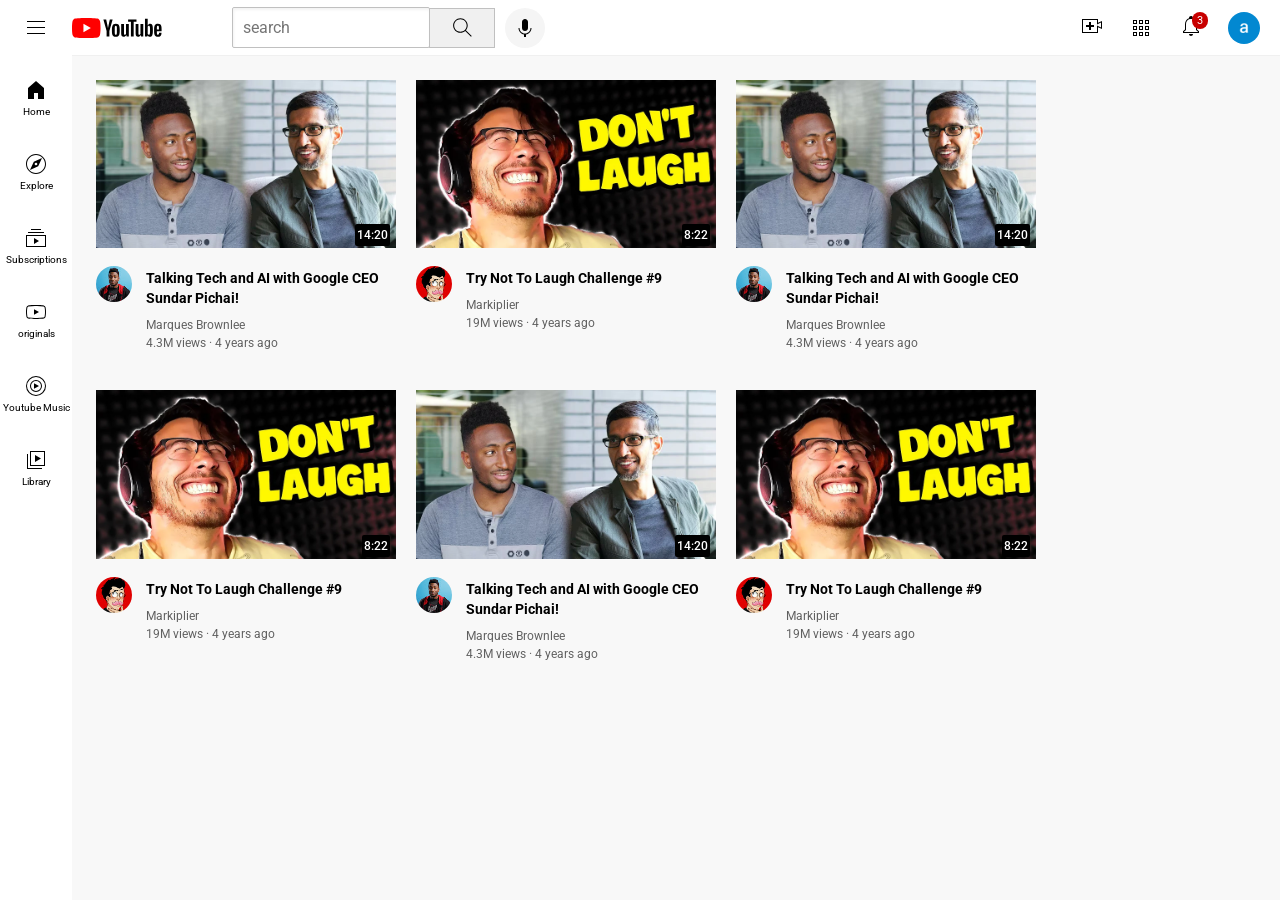
<file: index.html>
<!DOCTYPE html>
<html>

<head>
<title>My Page</title>

<link rel="preconnect" href="https://fonts.googleapis.com">
<link rel="preconnect" href="https://fonts.gstatic.com" crossorigin>

<link href="https://fonts.googleapis.com/css2?family=Roboto:ital,wght@0,100..900;1,100..900&display=swap" rel="stylesheet">

<link rel="stylesheet" href="styles/general.css">
<link rel="stylesheet" href="styles/header.css">
<link rel="stylesheet" href="styles/video.css">
<link rel="stylesheet" href="styles/sidebar.css">

</head>

<body>

<div class="header">

  <div class="left-section">
    <img class="hamburger-menu" src="icons/hamburger-menu.svg">
    <img class="youtube-logo" src="icons/youtube-logo.svg">
  </div>

  <div class="middle-section">
    <input class="search-bar" type="text" placeholder="search">

    <button class="search-button">
      <img class="search-icon" src="icons/search.svg">
      <div class="tooltip">search</div>
    </button>


    <button class="voice-search-button">
      <img class="voice-search-icon" src="icons/voice-search-icon.svg">
            <div class="tooltip">voice search</div>

    </button>
  </div>

  <div class="right-section">
    
    <div class="upload-icon-container">
          <img class="upload-icon" src="icons/upload.svg">


    </div>
    <img class="youtube-apps-icon" src="icons/youtube-apps.svg">
    <div class="notifications-icon-container">
            <img class="notifications-icon" src="icons/notifications.svg">
            <div class="notifications-count">3</div>

    </div>
    <img class="current-user-picture" src="icons/aravindgmailyt.jpg">
  </div>

</div>


<div class="sidebar">
  <div class="sidebar-link">
    <img src="icons/home.svg">
    <div>Home</div>
  </div>
  <div class="sidebar-link">
        <img src="icons/explore.svg">
        <div>Explore</div>

  </div>
  <div class="sidebar-link">
        <img src="icons/subscriptions.svg">
        <div>Subscriptions</div>
        

  </div>
  <div class="sidebar-link">
        <img src="icons/originals.svg">
        <div>originals</div>

  </div>
  <div class="sidebar-link">
        <img src="icons/youtube-music.svg">
        <div>Youtube Music</div>


  </div>
  <div class="sidebar-link">
        <img src="icons/library.svg">
        <div>Library</div>


  </div>
</div>


<div class="video-grid">

<!-- VIDEO 1 -->

<div class="video-preview">

  <div class="thumbnail-row">
    <img class="thumbnail" src="templates/sundar.webp">
    <div class="video-time">14:20</div>
  </div>

  <div class="video-info-grid">

    <div>
      <img class="profile-pic" src="channel-images/pichai-1.jpeg">
    </div>

    <div>
      <p class="video-title">
        Talking <strong>Tech and AI</strong> with Google CEO Sundar Pichai!
      </p>

      <p class="author">
        Marques Brownlee
      </p>

      <p class="stats">
        4.3M views · 4 years ago
      </p>
    </div>

  </div>

</div>


<!-- VIDEO 2 -->

<div class="video-preview">

  <div class="thumbnail-row">
    <img class="thumbnail" src="templates/thumbnail-2.webp">
    <div class="video-time">8:22</div>
  </div>

  <div class="video-info-grid">

    <div>
      <img class="profile-pic" src="templates/channel-2.jpeg">
    </div>

    <div>
      <p class="video-title">
        Try Not To Laugh Challenge #9
      </p>

      <p class="author">
        Markiplier
      </p>

      <p class="stats">
        19M views · 4 years ago
      </p>
    </div>

  </div>

</div>


<!-- VIDEO 3 -->

<div class="video-preview">

  <div class="thumbnail-row">
    <img class="thumbnail" src="templates/sundar.webp">
    <div class="video-time">14:20</div>
  </div>

  <div class="video-info-grid">

    <div>
      <img class="profile-pic" src="channel-images/pichai-1.jpeg">
    </div>

    <div>
      <p class="video-title">
        Talking <strong>Tech and AI</strong> with Google CEO Sundar Pichai!
      </p>

      <p class="author">
        Marques Brownlee
      </p>

      <p class="stats">
        4.3M views · 4 years ago
      </p>
    </div>

  </div>

</div>


<!-- VIDEO 4 -->

<div class="video-preview">

  <div class="thumbnail-row">
    <img class="thumbnail" src="templates/thumbnail-2.webp">
    <div class="video-time">8:22</div>
  </div>

  <div class="video-info-grid">

    <div>
      <img class="profile-pic" src="templates/channel-2.jpeg">
    </div>

    <div>
      <p class="video-title">
        Try Not To Laugh Challenge #9
      </p>

      <p class="author">
        Markiplier
      </p>

      <p class="stats">
        19M views · 4 years ago
      </p>
    </div>

  </div>

</div>


<!-- VIDEO 5 -->

<div class="video-preview">

  <div class="thumbnail-row">
    <img class="thumbnail" src="templates/sundar.webp">
    <div class="video-time">14:20</div>
  </div>

  <div class="video-info-grid">

    <div>
      <img class="profile-pic" src="channel-images/pichai-1.jpeg">
    </div>

    <div>
      <p class="video-title">
        Talking <strong>Tech and AI</strong> with Google CEO Sundar Pichai!
      </p>

      <p class="author">
        Marques Brownlee
      </p>

      <p class="stats">
        4.3M views · 4 years ago
      </p>
    </div>

  </div>

</div>


<!-- VIDEO 6 -->

<div class="video-preview">

  <div class="thumbnail-row">
    <img class="thumbnail" src="templates/thumbnail-2.webp">
    <div class="video-time">8:22</div>
  </div>

  <div class="video-info-grid">

    <div>
      <img class="profile-pic" src="templates/channel-2.jpeg">
    </div>

    <div>
      <p class="video-title">
        Try Not To Laugh Challenge #9
      </p>

      <p class="author">
        Markiplier
      </p>

      <p class="stats">
        19M views · 4 years ago
      </p>
    </div>

  </div>

</div>


</div>

</body>

</html>
</file>
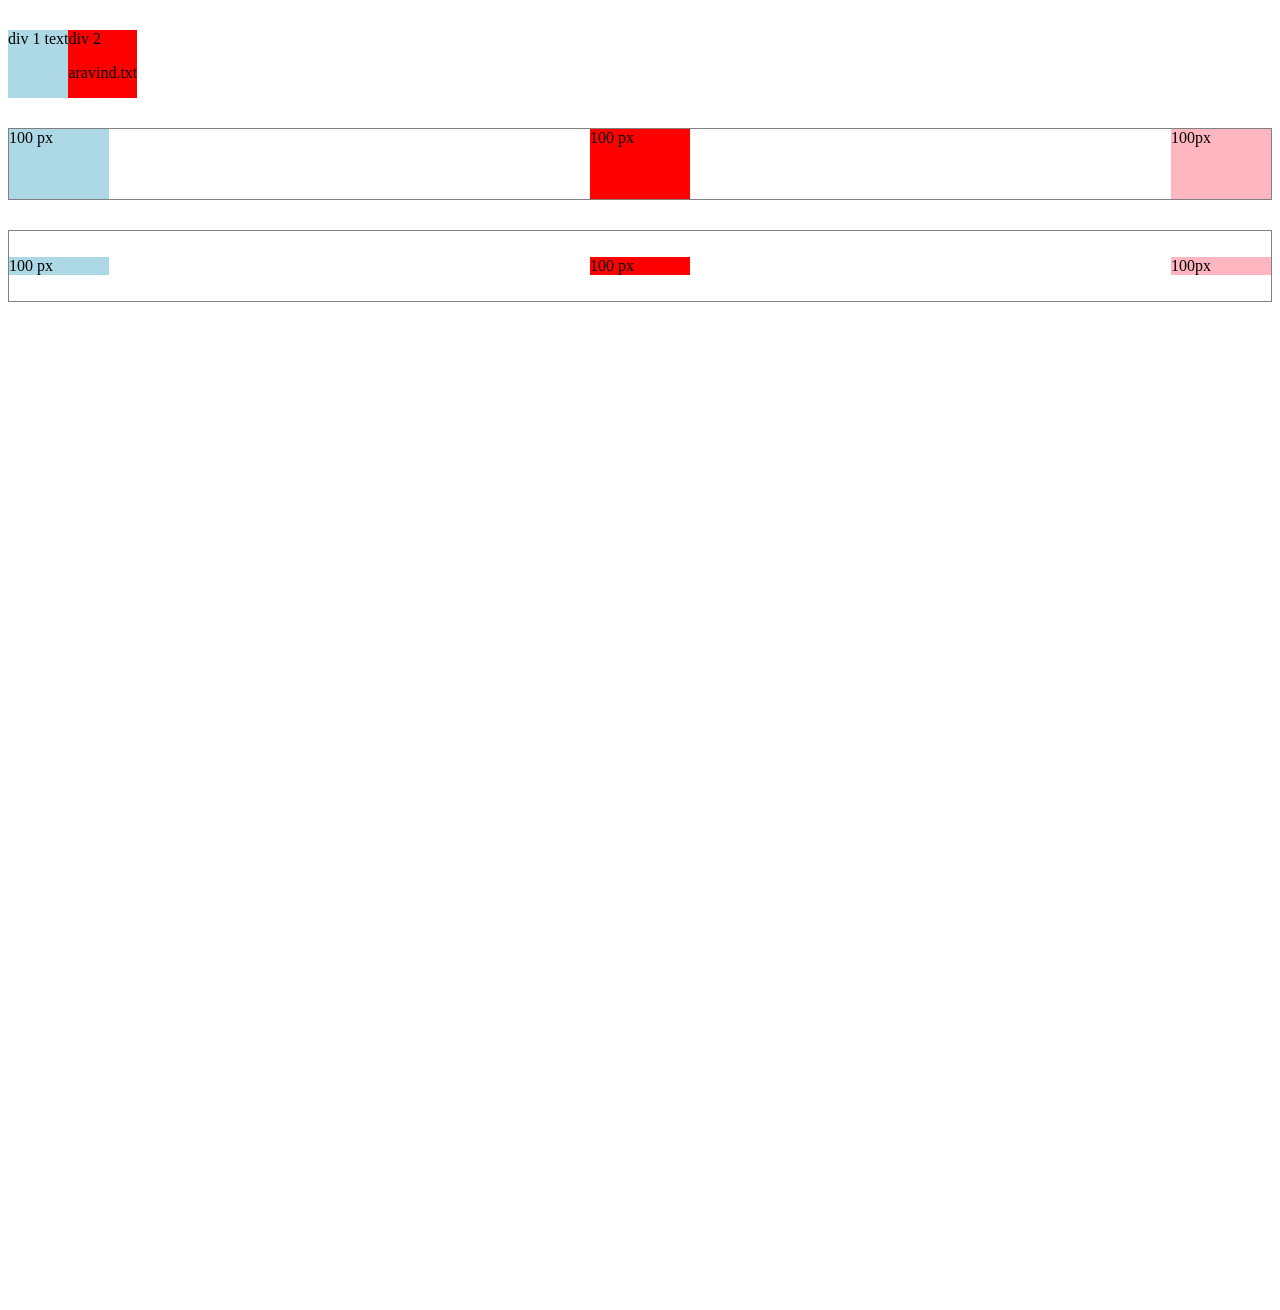
<file: flexbox.html>
<!DOCTYPE html>
<html>
    <head>
        <title>
            Flexbox.html
        </title>

    </head>
    <body style="padding-bottom: 1000px;">

        <div style="
            margin-top: 30px;

            display: flex;
            flex-direction: row;
            ">
            <div style="background-color: lightblue;" > div 1 text</div>
            <div style="background-color: red;">div 2 <p>aravind.txt</p></div>
        </div>
        <div style="
            display: flex;
            flex-direction: row;
            margin-top: 30px;
            height: 70px;
            border-width: 1px;
            border-style: solid;
            border-color: gray;
            justify-content: start;
            justify-content: space-between;
            ">
            <div style="background-color: lightblue;
                        width: 100px;" > 100 px</div>
            <div style="background-color: red;
                        width: 100px;">100 px</div>
            <div style="background-color: lightpink;
                        width : 100px">100px</div>
        </div>
         <div style="
            display: flex;
            flex-direction: row;
            margin-top: 30px;
            height: 70px;
            border-width: 1px;
            border-style: solid;
            border-color: gray;
            justify-content: start;
            justify-content: space-between;
            align-items: center;
            ">
            <div style="background-color: lightblue;
                        width: 100px;" > 100 px</div>
            <div style="background-color: red;
                        width: 100px;">100 px</div>
            <div style="background-color: lightpink;
                        width : 100px">100px</div>
        </div>

    </body>

</html>
</file>
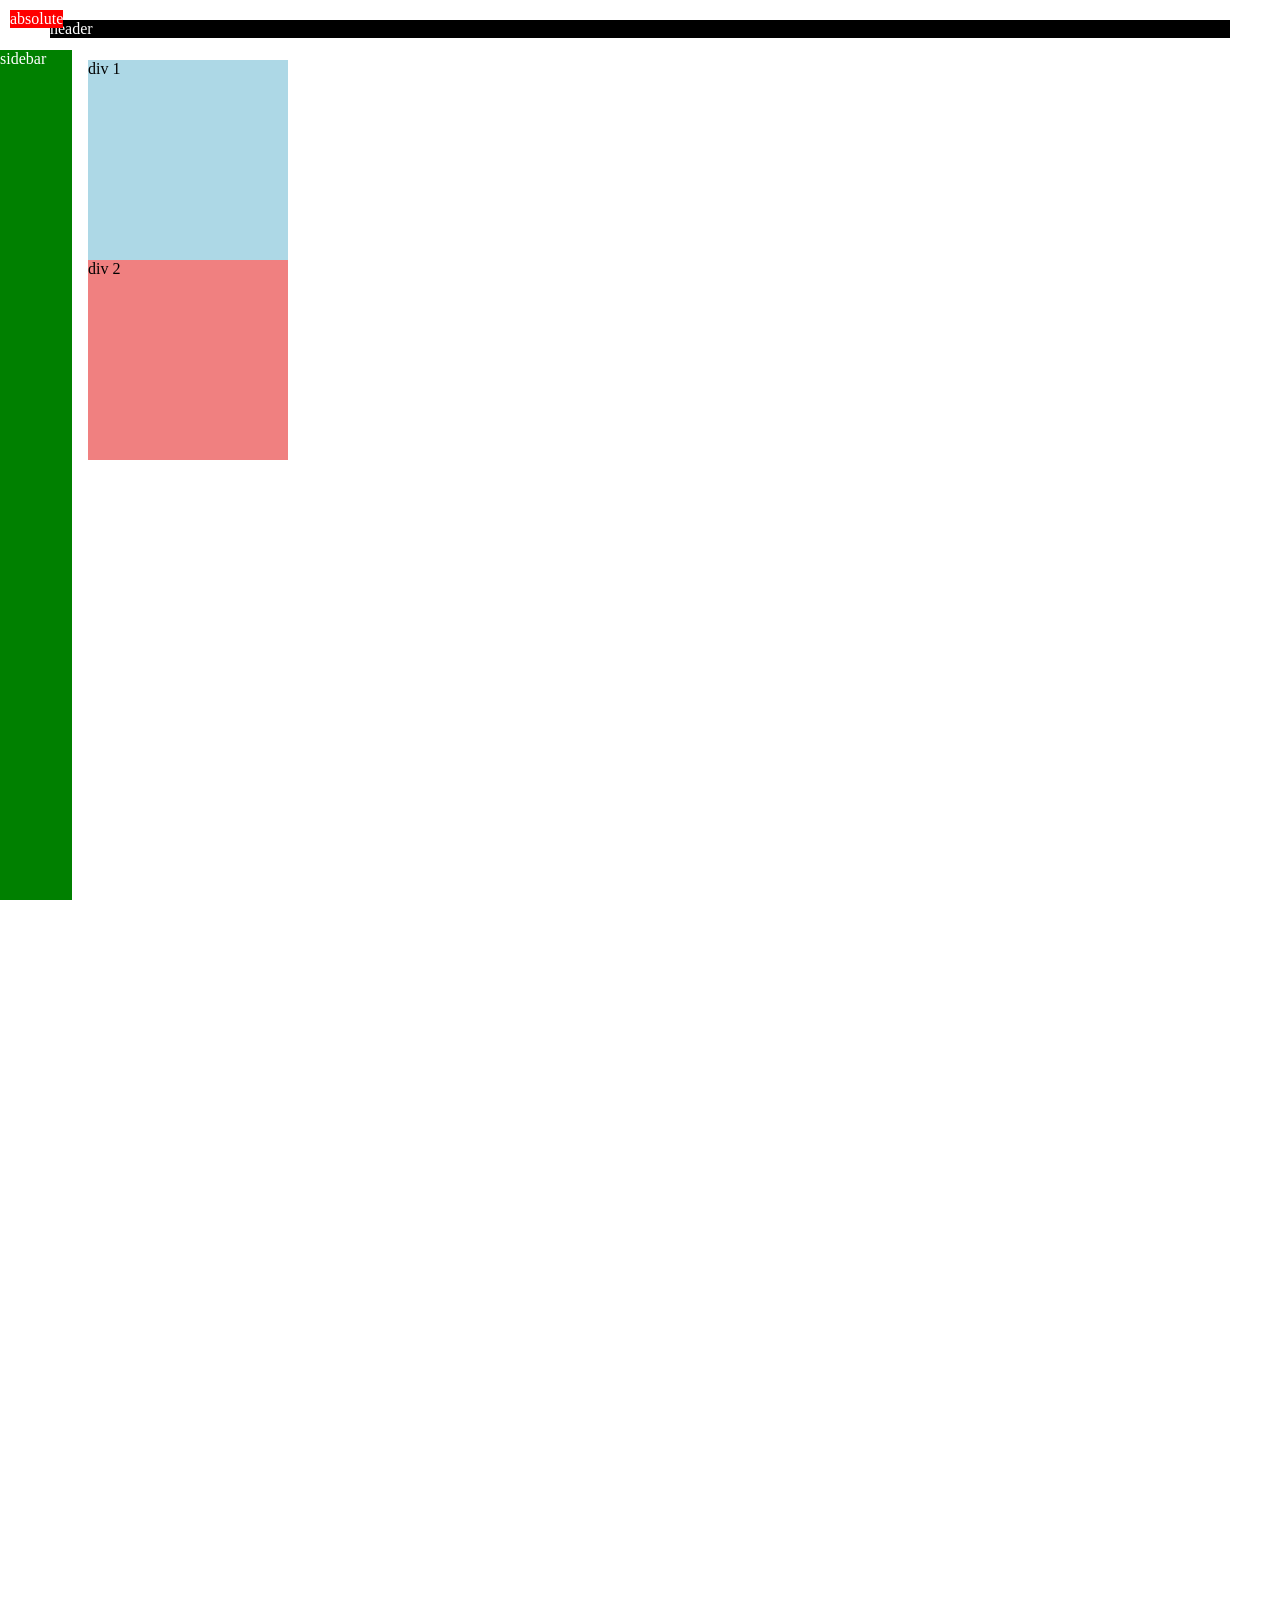
<file: position.html>
<!DOCTYPE html>
<html>
    <head>
        <title>position Practice</title>

    </head>
    <body  style="
                  height: 3000px;
                  padding-left:  80px; 
    
    ">
        <div style="background-color: black;
                    color:white;
                    position:fixed;
                    top: 20px;      
                    left: 50px; 
                    right: 50px; 
        
        ">header</div>
        <div style="
                background-color: green;
                color: white;
                position: fixed;
                left: 0px;
                bottom: 0px;
                top: 50px;
                width: 72px;

        
        
        
        ">sidebar</div>
        <div style="
            position: absolute;
            background-color: red;
            color: white;
            left: 10px;
            top: 10px;
    
    
    ">absolute</div>
        
        <div style="background-color: lightblue;
                    height: 200px;
                    width: 200px;
                    position: static;
                    margin-top: 60px;
        
        
        ">div 1</div>
        <div style="background-color: lightcoral;
                    height: 200px;
                    width: 200px;
        
        
        ">div 2</div>

    </body>
</html>
</file>
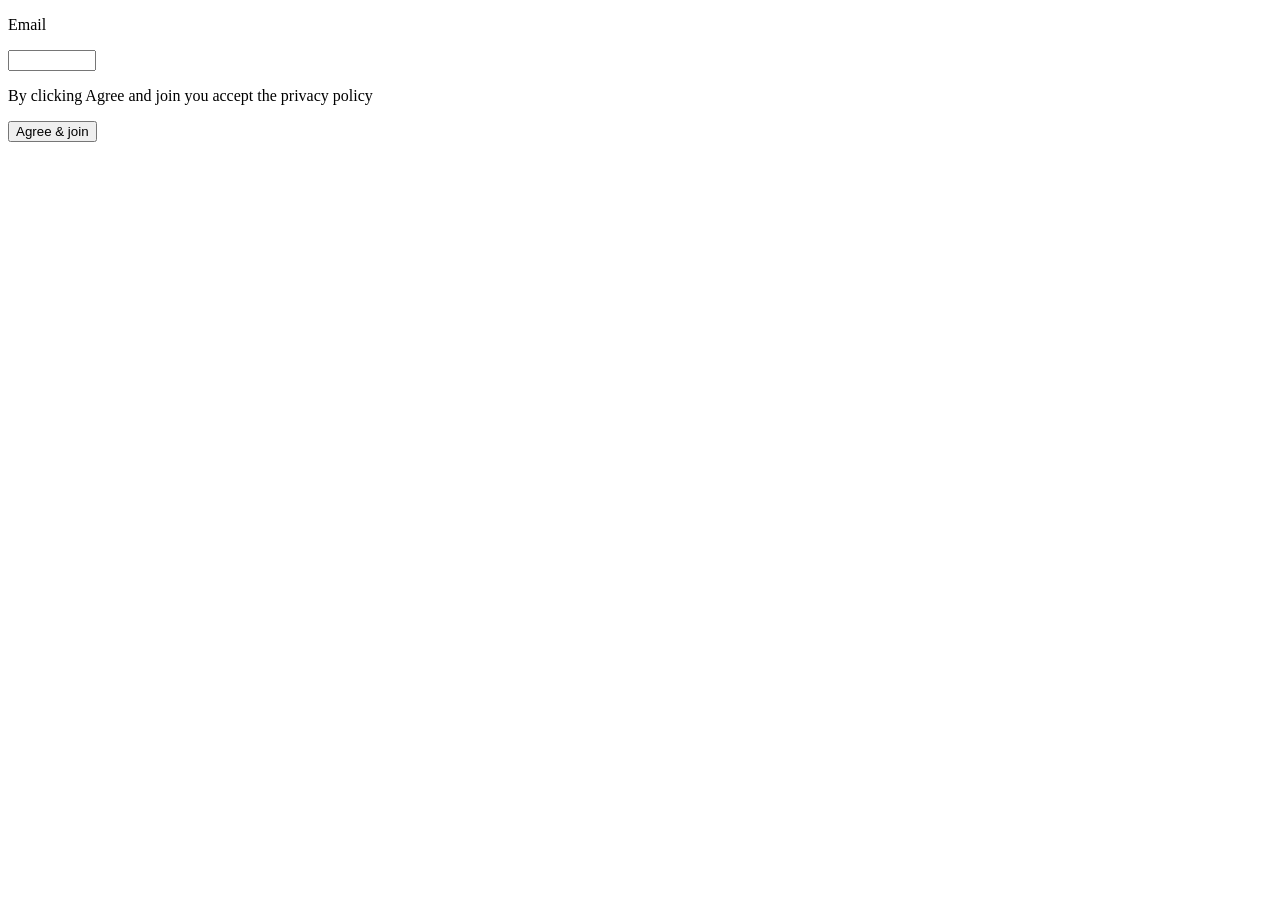
<file: practice.html>
<!Doctype html>
<html>
    <head>
        <title>practice page</title>
        <style>
            .cat{
                /*
                width: 600px;
                height: 400px;
                object-fit: cover;
                object-position: bottom;
                object-position: right;
                margin-top: 50px;
                border-radius: 14px;
                margin-left:50px;
                */
                /*
                width :600px;
                height: 600px;
                
                object-fit: cover;
                object-position: center;
                margin-left: 60px;
                */
                /*
                 width :600px;
                height: 600px;
                
                object-fit: cover;
                object-position: center;
                margin-left: 60px;
                border-radius: 50%;
                */
               

            } 
            
              
             
            
            .linkdln-box{
                width: 80px;
            }


        </style>

    </head>
    <body>
       <!--img class="cat" src="templates/cat.jpg"-->
        <!--input class="search" type="textbox" placeholder="search"-->
        <p>Email</p>
        <input class="linkdln-box" type="text" >
        <p class="text">By clicking Agree and join you accept the privacy policy</p>
        <button class="button">Agree & join</button>

    </body>

</html>
</file>
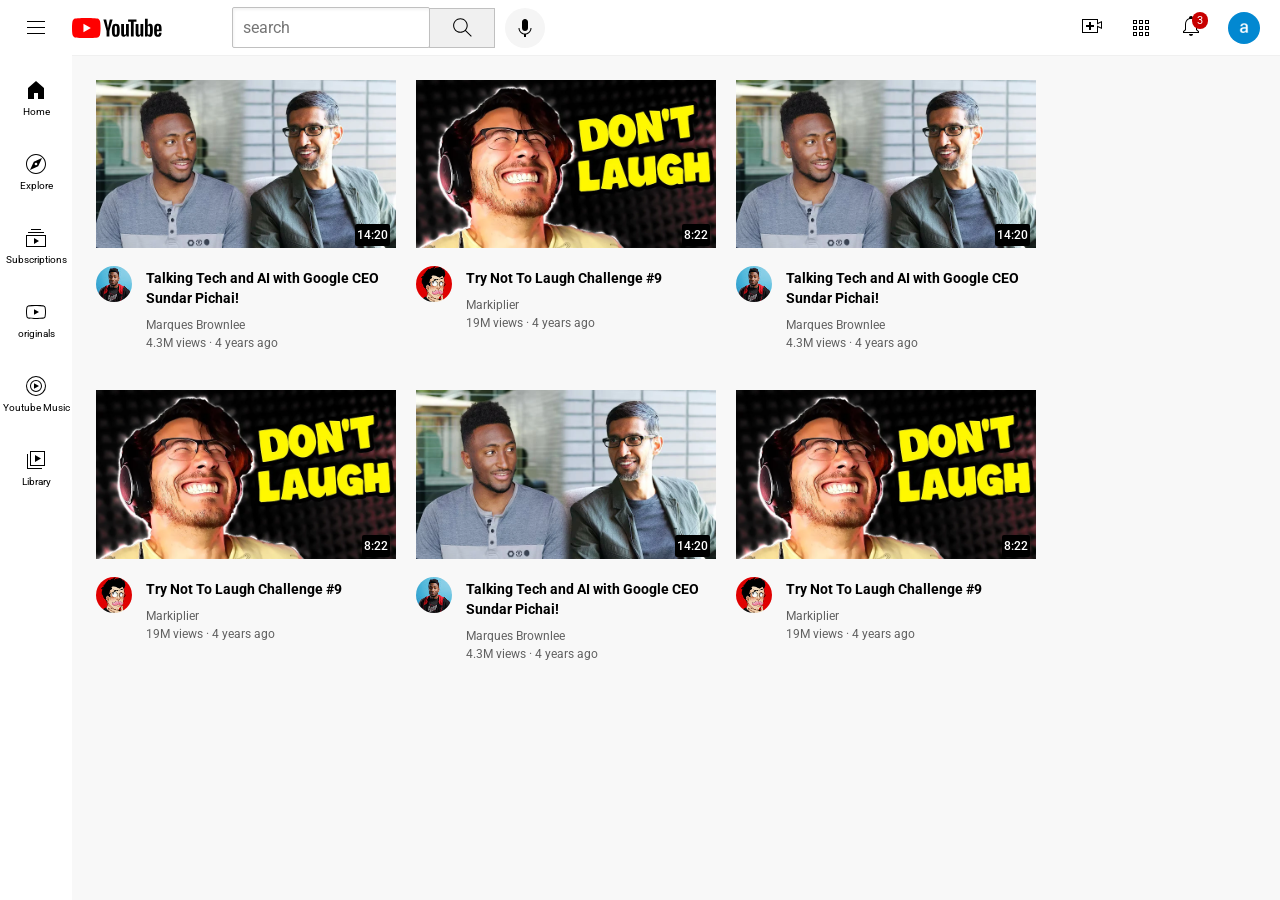
<file: youtube.html>
<!DOCTYPE html>
<html>

<head>
<title>My Page</title>

<link rel="preconnect" href="https://fonts.googleapis.com">
<link rel="preconnect" href="https://fonts.gstatic.com" crossorigin>

<link href="https://fonts.googleapis.com/css2?family=Roboto:ital,wght@0,100..900;1,100..900&display=swap" rel="stylesheet">

<link rel="stylesheet" href="styles/general.css">
<link rel="stylesheet" href="styles/header.css">
<link rel="stylesheet" href="styles/video.css">
<link rel="stylesheet" href="styles/sidebar.css">

</head>

<body>

<div class="header">

  <div class="left-section">
    <img class="hamburger-menu" src="icons/hamburger-menu.svg">
    <img class="youtube-logo" src="icons/youtube-logo.svg">
  </div>

  <div class="middle-section">
    <input class="search-bar" type="text" placeholder="search">

    <button class="search-button">
      <img class="search-icon" src="icons/search.svg">
      <div class="tooltip">search</div>
    </button>


    <button class="voice-search-button">
      <img class="voice-search-icon" src="icons/voice-search-icon.svg">
            <div class="tooltip">voice search</div>

    </button>
  </div>

  <div class="right-section">
    
    <div class="upload-icon-container">
          <img class="upload-icon" src="icons/upload.svg">


    </div>
    <img class="youtube-apps-icon" src="icons/youtube-apps.svg">
    <div class="notifications-icon-container">
            <img class="notifications-icon" src="icons/notifications.svg">
            <div class="notifications-count">3</div>

    </div>
    <img class="current-user-picture" src="icons/aravindgmailyt.jpg">
  </div>

</div>


<div class="sidebar">
  <div class="sidebar-link">
    <img src="icons/home.svg">
    <div>Home</div>
  </div>
  <div class="sidebar-link">
        <img src="icons/explore.svg">
        <div>Explore</div>

  </div>
  <div class="sidebar-link">
        <img src="icons/subscriptions.svg">
        <div>Subscriptions</div>
        

  </div>
  <div class="sidebar-link">
        <img src="icons/originals.svg">
        <div>originals</div>

  </div>
  <div class="sidebar-link">
        <img src="icons/youtube-music.svg">
        <div>Youtube Music</div>


  </div>
  <div class="sidebar-link">
        <img src="icons/library.svg">
        <div>Library</div>


  </div>
</div>


<div class="video-grid">

<!-- VIDEO 1 -->

<div class="video-preview">

  <div class="thumbnail-row">
    <img class="thumbnail" src="templates/sundar.webp">
    <div class="video-time">14:20</div>
  </div>

  <div class="video-info-grid">

    <div>
      <img class="profile-pic" src="channel-images/pichai-1.jpeg">
    </div>

    <div>
      <p class="video-title">
        Talking <strong>Tech and AI</strong> with Google CEO Sundar Pichai!
      </p>

      <p class="author">
        Marques Brownlee
      </p>

      <p class="stats">
        4.3M views · 4 years ago
      </p>
    </div>

  </div>

</div>


<!-- VIDEO 2 -->

<div class="video-preview">

  <div class="thumbnail-row">
    <img class="thumbnail" src="templates/thumbnail-2.webp">
    <div class="video-time">8:22</div>
  </div>

  <div class="video-info-grid">

    <div>
      <img class="profile-pic" src="templates/channel-2.jpeg">
    </div>

    <div>
      <p class="video-title">
        Try Not To Laugh Challenge #9
      </p>

      <p class="author">
        Markiplier
      </p>

      <p class="stats">
        19M views · 4 years ago
      </p>
    </div>

  </div>

</div>


<!-- VIDEO 3 -->

<div class="video-preview">

  <div class="thumbnail-row">
    <img class="thumbnail" src="templates/sundar.webp">
    <div class="video-time">14:20</div>
  </div>

  <div class="video-info-grid">

    <div>
      <img class="profile-pic" src="channel-images/pichai-1.jpeg">
    </div>

    <div>
      <p class="video-title">
        Talking <strong>Tech and AI</strong> with Google CEO Sundar Pichai!
      </p>

      <p class="author">
        Marques Brownlee
      </p>

      <p class="stats">
        4.3M views · 4 years ago
      </p>
    </div>

  </div>

</div>


<!-- VIDEO 4 -->

<div class="video-preview">

  <div class="thumbnail-row">
    <img class="thumbnail" src="templates/thumbnail-2.webp">
    <div class="video-time">8:22</div>
  </div>

  <div class="video-info-grid">

    <div>
      <img class="profile-pic" src="templates/channel-2.jpeg">
    </div>

    <div>
      <p class="video-title">
        Try Not To Laugh Challenge #9
      </p>

      <p class="author">
        Markiplier
      </p>

      <p class="stats">
        19M views · 4 years ago
      </p>
    </div>

  </div>

</div>


<!-- VIDEO 5 -->

<div class="video-preview">

  <div class="thumbnail-row">
    <img class="thumbnail" src="templates/sundar.webp">
    <div class="video-time">14:20</div>
  </div>

  <div class="video-info-grid">

    <div>
      <img class="profile-pic" src="channel-images/pichai-1.jpeg">
    </div>

    <div>
      <p class="video-title">
        Talking <strong>Tech and AI</strong> with Google CEO Sundar Pichai!
      </p>

      <p class="author">
        Marques Brownlee
      </p>

      <p class="stats">
        4.3M views · 4 years ago
      </p>
    </div>

  </div>

</div>


<!-- VIDEO 6 -->

<div class="video-preview">

  <div class="thumbnail-row">
    <img class="thumbnail" src="templates/thumbnail-2.webp">
    <div class="video-time">8:22</div>
  </div>

  <div class="video-info-grid">

    <div>
      <img class="profile-pic" src="templates/channel-2.jpeg">
    </div>

    <div>
      <p class="video-title">
        Try Not To Laugh Challenge #9
      </p>

      <p class="author">
        Markiplier
      </p>

      <p class="stats">
        19M views · 4 years ago
      </p>
    </div>

  </div>

</div>


</div>

</body>
</html>
</file>
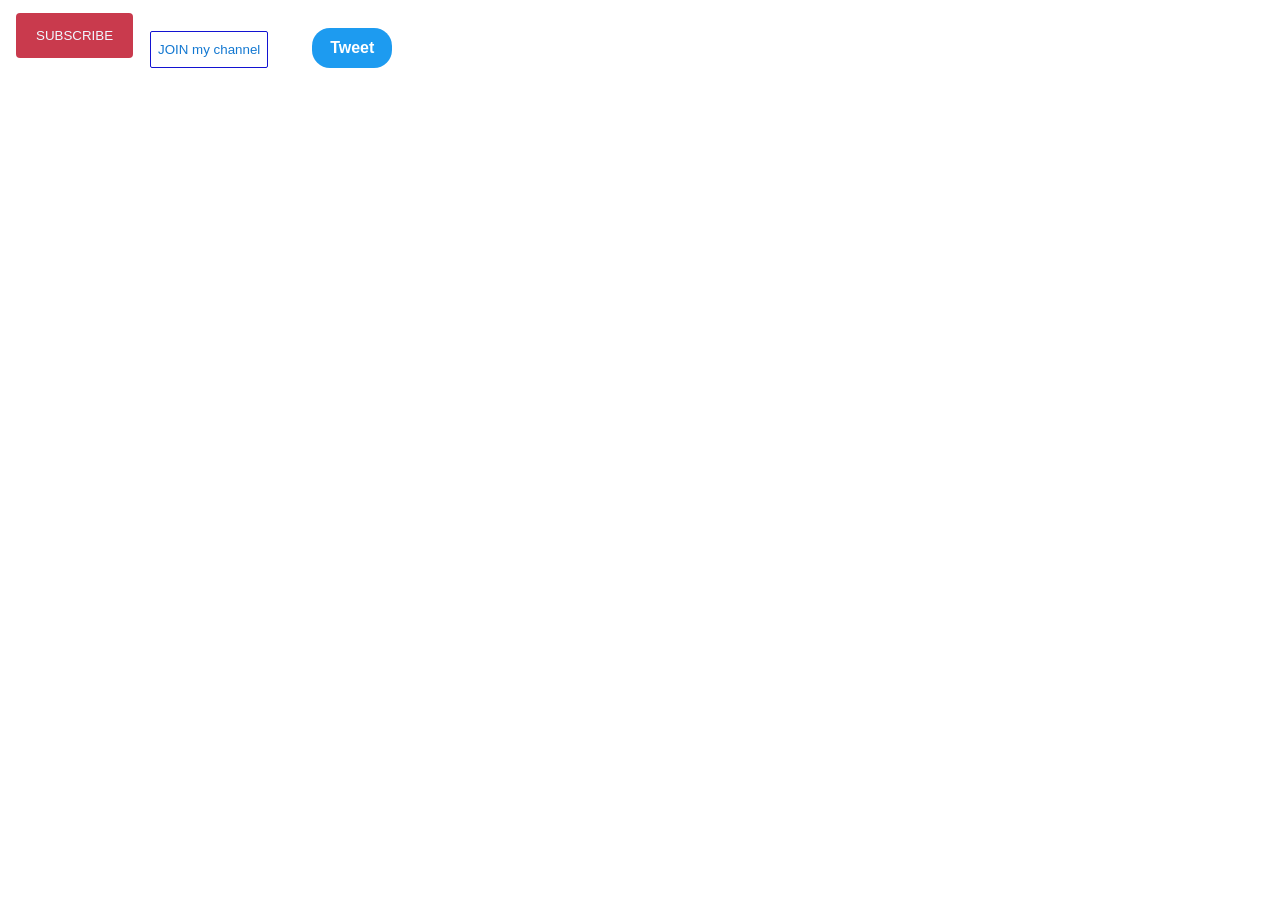
<file: intro-to-html/buttons.html>
<!DOCTYPE html>
<html>
    <head>
        <title>Buttons Page</title>
        <link rel="stylesheet" href="buttons.css">


<!--if we set all rgb values to 0 then we get black ; and 255 we get white-->

<!--styles is the syntax for css and we are styling the button the values inside the button are called as css options
and the values are called as css values ...
border radius to curve the border,,
color for color of the text
-->

    </head>
    <body>
        <button class="subscribe-button">SUBSCRIBE</button>



<button class="join-button">JOIN my channel </button>

<!--general technique is creating a button with html and styling it with css..-->

<button class="tweet-button">Tweet</button>


<!--function used to fade out the element ..-->
           
    </body>
    
</html>

<!--void elements : elements which doesnt require a closing tag are called as void element..so we use link tag to link the html 
and css file-->
</file>
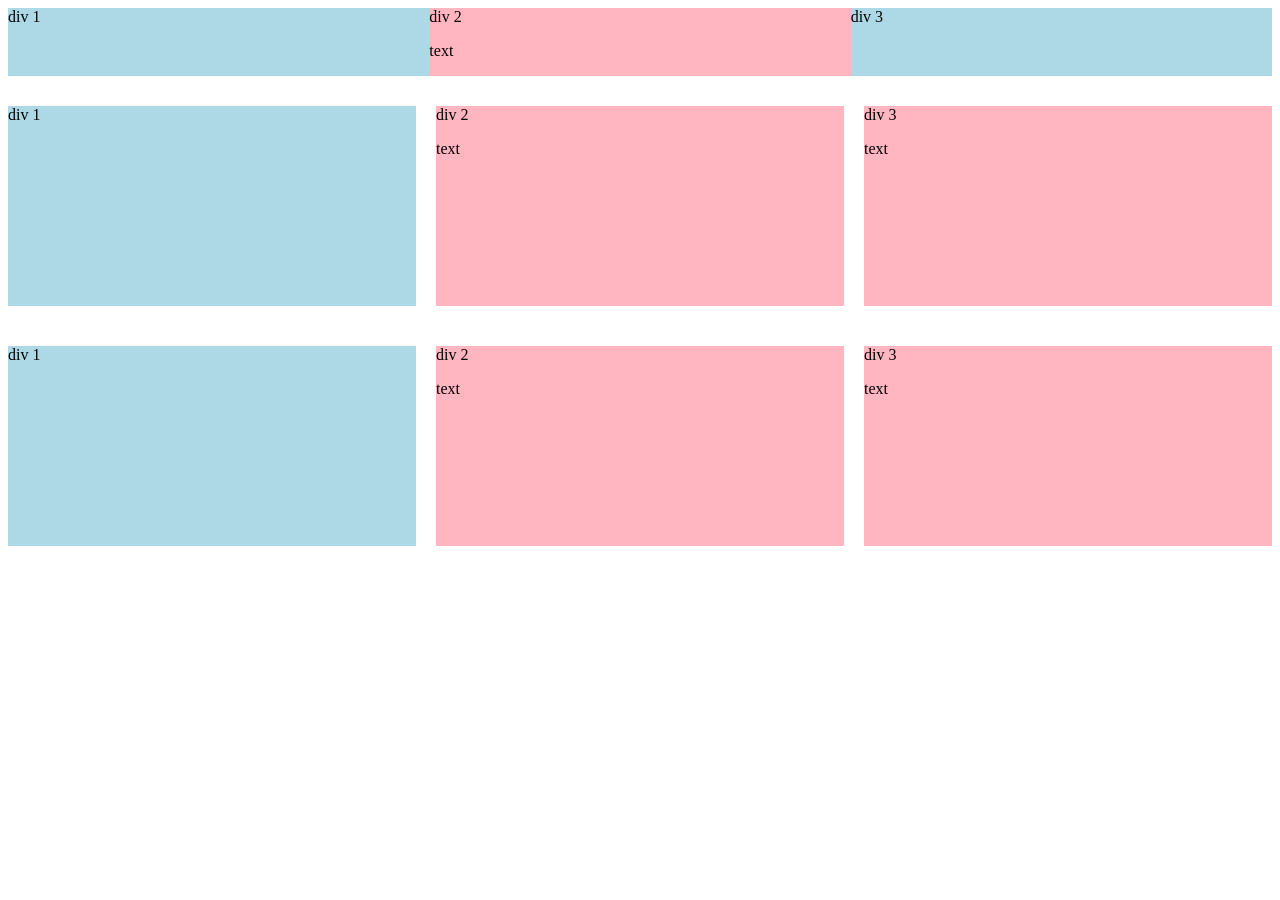
<file: intro-to-html/grid.html>
<!DOCTYPE html>
<html>
    <head>
        <title>Grid Practice</title>

    </head>
    <body style="padding: bottom 1000px; ;">
        <div style="display: grid;
                    grid-template-columns: 1fr 1fr 1fr;
                        
        ">
            <div style="background-color: lightblue;">div 1</div>
            <div style="background-color: lightpink;">div 2 <p>text</p></div>
            <div style="background-color: lightblue;">div 3</div>
        </div>

        <div style="display: grid;
                    margin-top: 30px;
                    grid-template-columns: 1fr 1fr 1fr ;
                    column-gap: 20px;
                    row-gap: 40px;
        ">
            <div style="background-color: lightblue; height: 200px;">div 1</div>
            <div style="background-color: lightpink; height: 200px">div 2 <p>text</p></div>
            <div style="background-color: lightpink; height: 200px">div 3 <p>text</p></div>
            <div style="background-color: lightblue; height: 200px;">div 1</div>
            <div style="background-color: lightpink; height: 200px">div 2 <p>text</p></div>
            <div style="background-color: lightpink; height: 200px">div 3 <p>text</p></div>
        </div>

    </body>
</html>
</file>
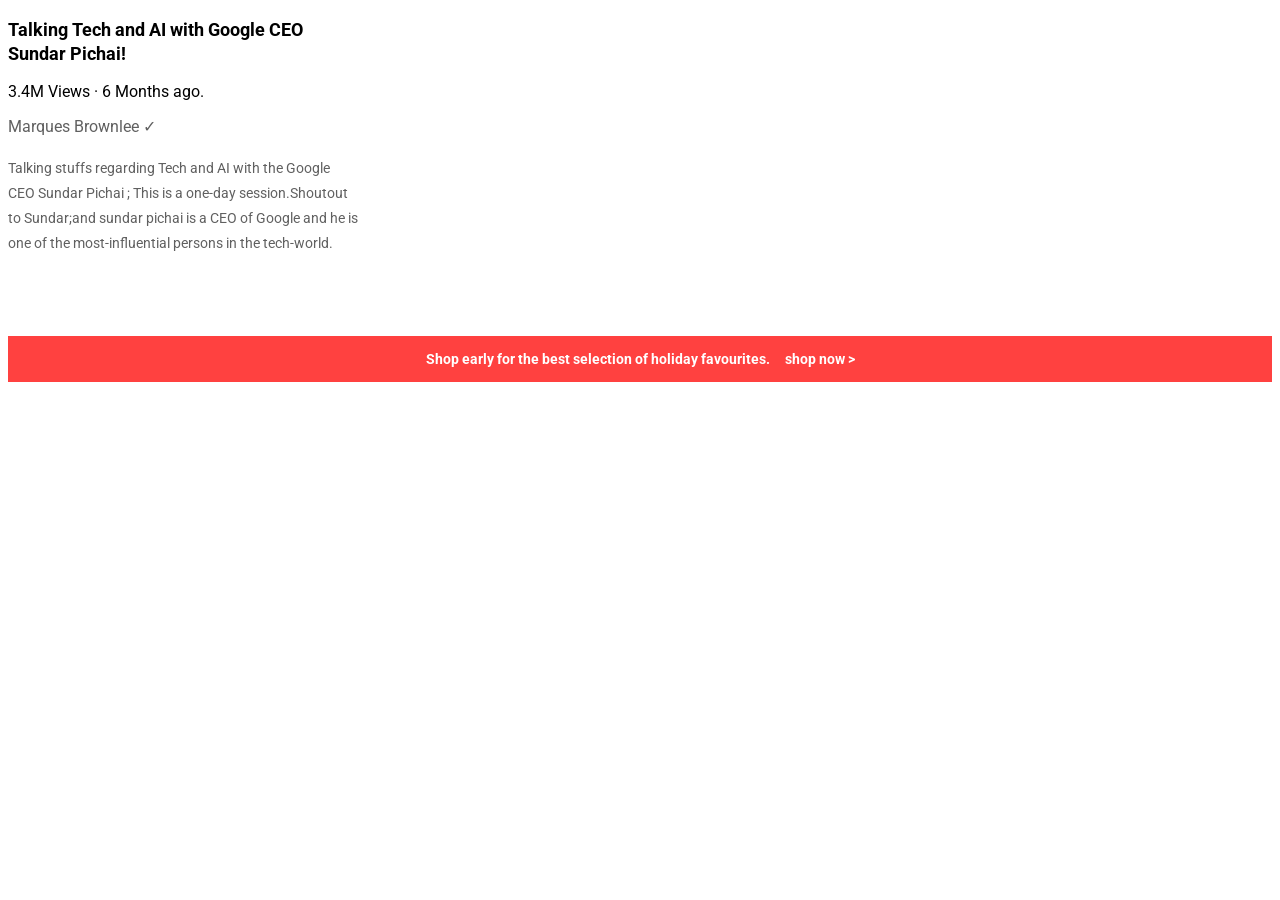
<file: intro-to-html/text.html>
<!DOCTYPE html>
<html>
    <head>
        <title>Text editor sundar </title>
        <link rel="preconnect" href="https://fonts.googleapis.com">
        <link rel="preconnect" href="https://fonts.gstatic.com" crossorigin>
        <link href="https://fonts.googleapis.com/css2?family=Roboto:ital,wght@0,100..900;1,100..900&display=swap" rel="stylesheet">
        <link rel="stylesheet" href="text.css">
        <body>
            <p class="video-title">Talking Tech and AI with Google CEO Sundar Pichai! </p>
             <p class="video-stats">
             <p>
             3.4M Views &#183; 6 Months ago.
             </p>
              <p class="author">Marques Brownlee &check;</p>
              <p class="tech-approach">Talking stuffs regarding Tech and AI with the Google CEO Sundar Pichai ; This is a one-day session.Shoutout to Sundar;and sundar pichai is a CEO of Google and he is one of the most-influential persons in the tech-world. </p>
              <p class="shop-now">Shop early for the best selection of holiday  favourites. <span class="shop-link">shop now &gt;</span></p>

              </body>
    </head>
</html>
</file>
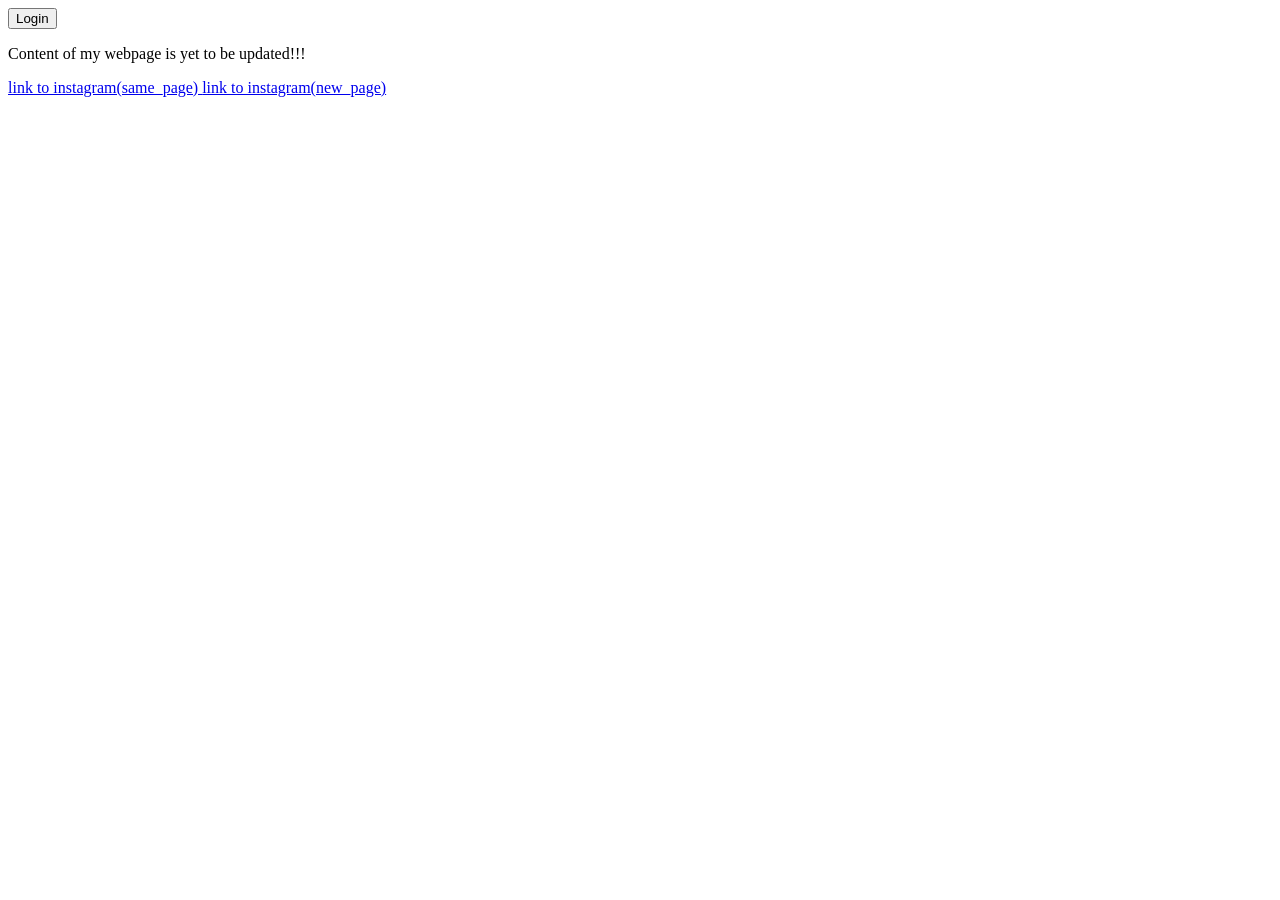
<file: intro-to-html/website.html>
<!DOCTYPE html>
<html>
  <head>
    <title>First Website</title>
  </head>
  <body>
    <!--tags are used to represent html elements for opening and closing the elements-->

<!--elements are nothing but the parameters used in web page like button,p etc..-->


<button>
  Login
</button>     <!--used to create a button in webpage -->

<p>
  Content of my webpage is yet to be updated!!!
</p>   <!--for filling paragrapghs -->


<!--to create a link which directs to another webpage (like a link in google) we use <a> anchor tag-->

<a href="https://www.instagram.com/">
    link to instagram(same_page)
</a>

<!--here href is an attribute-->
<!--an attribute modifies how an element behaves -->
<!--href : hyper link reference-->
<!--in the above command the webpage opens in the same page to open in the new page ..-->
<!--we use taget attribute after href to open in the other page or source. ..-->

<a href="https://www.instagram.com/" target="blank">
    link to instagram(new_page)
</a>

<!--extra spaces are not included in html ; like in contents so if we give too much space to a line or character it will 
automatically deducted..-->

  </body>
</html>
</file>
<file: styles/general.css>
p{
    font-family: Roboto, Arial;
    margin-top:0;
    margin-bottom:0;
}

body{
    margin: 0;
    padding-top: 80px;
    padding-left: 96px;
    padding-right: 24px;
    background-color: rgb(248, 248, 248)

}
</file>
<file: styles/header.css>
.header{
    height: 55px;

    display: flex;
    flex-direction: row;
    justify-content: space-between;
    position: fixed;
    top: 0px;
    left: 0px;
    right: 0px;
    height: 55px;
    z-index: 100px;
    background-color:white ;
    border-bottom-width: 1px;
    border-bottom-style: solid;
    border-bottom-color: rgb(240, 240, 240) ;
}

.left-section{
    
    
    align-items: center;
    display: flex;
}

.middle-section{
    
    flex: 1;
    margin-left: 70px;
    margin-right: 35px;
    max-width: 500px;
    display: flex;
    align-items: center;
}

.search-bar::placeholder{
    font-family: Roboto , Arial;
    font-size: 16px;
}
.search-bar{
    flex: 1;
    height: 37px;
    padding-left: 10px;
    font-size: 16px;
    border-width: 1px;
    border-style: solid;
    border-color: rgb(192, 192, 192);
    border-radius: 2px;
    box-shadow: inset 1px 2px 3px rgba(0, 0, 0, 0.05);
    width: 0;
}

.right-section{
    
    width: 180px;
    display: flex;
    align-items: center;
    justify-content: space-between;
    margin-right: 20px;
    margin-left: 500px;
    flex-shrink: 0;
}

.hamburger-menu{
    height: 24px;
    margin-left: 24px;
    margin-right: 24px;
    cursor: pointer;
}

.youtube-logo{
    height: 20px;
}

.search-button{
    height: 40px;
    width: 66px;
    background-color: rgb(240, 240, 240);
    border-width: 1px;
    border-style: solid;
    border-color:rgb(192, 192, 192) ;
    margin-left: -1px;
    margin-right: 10px;
    position: relative;
   

}

.search-button , .voice-search-button {
    display: flex;
    justify-content: center;
    align-items: center;
    position: relative;

}

.search-button .tooltip, .voice-search-button .tooltip{
    position: absolute;
    background-color: gray;
    color: white;
    padding-top: 4px;
    padding-bottom: 4px;
    padding-left: 8px;
    padding-right: 8px;
    border-radius: 2px;
    font-size: 12px;
    bottom: -20;
    font-size: 12px;
    opacity: 0;
    white-space: nowrap;

}

.search-button:hover .tooltip, .voice-search-button:hover .tooltip{
    opacity: 1;
    



}

.voice-search-button{
    height: 40px;
    width: 40px;
    border-radius: 20px;
    border: none;
    background-color: rgb(245, 245, 245);
    cursor: pointer;
}

.search-icon{
    height: 25px;
    
}

.voice-search-icon{
    height: 24px;
    
     


}


.upload-icon{
    height: 24px;
    cursor: pointer;

}

.youtube-apps-icon{
    height: 24px;
    cursor: pointer;

}

.notifications-icon{
    height: 24px;
    cursor: pointer;

}

.current-user-picture{
    height: 32px;
    border-radius: 16px;
    cursor: pointer;

}

.notifications-icon-container{
    position: relative;
}

.notifications-count{
    position: absolute;
    top: -2px;
    right: -5px;
    background-color: rgb(200, 0,0);
    color: white;
    font-family:Roboto,Arial ;
    font-size:  11px; 
    padding-left: 5px;
    padding-right: 5px;
    padding-top: 2px;
    padding-bottom: 2px;
    border-radius: 10px;

}
</file>
<file: styles/video.css>
.thumbnail{
    width: 100%;
    
    margin-bottom:12px;
    

}

.thumbnail-row{
    margin-bottom: 2px;
    position: relative;
}



.video-info-grid{
    display:grid;
    grid-template-columns:50px 1fr;
}




.profile-pic{
    width: 36px;
    border-radius:50px;
}

.video-title{
    margin-top:2px;
    font-size:14px;
    font-weight:bold;
    line-height:20px;
    margin-bottom:10px;
}

.author{
    font-size:12px;
    color:rgb(96,96,96);
    margin-bottom:4px;
}

.stats{
    font-size:12px;
    color:rgb(96,96,96);
}
.video-grid{
    display: grid;
    grid-template-columns: repeat(3,300px) ;
    row-gap: 40px;
    column-gap: 20px;
    
        
}

.video-time{
    background-color: black;
    color: white;
    font-family: Roboto, Arial;
    font-size: 12px;
    font-weight: 500;

    position: absolute;
    bottom: 18px;
    right: 6px;

    padding: 4px 2px;
    border-radius: 2px;
}
</file>
<file: styles/sidebar.css>
.sidebar{
    position: fixed;
    left: 0;
    bottom: 0;
    top: 55px;
    background-color: white;
    width: 72px;
    z-index: 200;
    padding-top: 5px;
}

.sidebar-link{
    
    height: 74px;
    display: flex;
    justify-content: center;
    align-items: center;
    flex-direction: column;
    cursor: pointer;
    

}

.sidebar-link:hover{
    background-color: rgb(235, 235, 235);
}

.sidebar-link img{
    height: 24px;
    margin-bottom: 4px;
}

.sidebar-link div {
    font-family: Roboto,Arial;
    font-size: 10px;


}
</file>
<file: intro-to-html/buttons.css>
.subscribe-button{
        background-color: rgb(201, 58, 77);  
        color: aliceblue;  
        border: none;
        padding-right: 20px;
        padding-left:20px;
        padding-top:15px;
        padding-bottom: 15px;
        
        
        border-radius: 4px;
        cursor: pointer;
        transition: opacity 0.15s;
        margin-left: 8px;
        margin-right: 5px;
        margin-bottom: 10px;
        margin-top: 5px;
        vertical-align: bottom;
        vertical-align: bottom;
    }
    .subscribe-button:hover{
      /* background-color: green; */
        opacity: 0.8;
    }
    .subscribe-button:active{
        background-color: blue;
        opacity: 0.5;
    }
    .join-button{
        background-color: white;
        border-color: rgb(19, 19, 209);
        border-style:solid;
        border-width: 1px;
        color: rgb(19, 120, 209);
        
        border-radius: 2px;
        cursor: pointer;
        margin-left: 8px;
        padding-left: 7px; /*instead of using height and width padding is used to adjust the box scpaces */
        padding-right:7px;
        padding-top:10px;
        padding-bottom:10px;
        vertical-align: bottom;
        
        
    }
    .join-button:hover{
        background-color:blue ;
        color: white;
        transition: background-color 1s , color 1s;
        
    }
    .join-button:active{
        opacity: 0.3;
    }
    .tweet-button{
        background-color: rgb(29,155,240);
        color: white;
        border: none;
        height: 40px;
        width:80px;
        border-radius: 18px;
        cursor: pointer;
        font-weight:bold;
        font-size:16px;
        margin-left:  40px;
        vertical-align: bottom;

    }
    .tweet-button:hover{
        background-color: aquamarine;
        color: azure;
        transition:background-color 1s , color 1s;

    }
    .tweet-button:active{
        opacity:0.5;
    }
</file>
<file: intro-to-html/text.css>
p{
        font-family: Roboto;
    }
    .video-title{
        
        font-size: 18px;
        font-weight: bold;
        width:300px;
        line-height:24px; 
        margin-bottom: 7px;      
    }
    .video-stats{
        
        font-size: 14px;
        color: rgb(96,96,96);
        margin-bottom: 20; 
    }
    .author{
        
        color:rgb(96,96,96);
        margin-bottom: 20px;

    }
    .tech-approach{
        
        font-size: 14px;
        color:rgb(96,96,96);
        width: 350px;
        line-height: 25px;
        margin-bottom:80px;
    }
    .shop-now{
        
        font-size: 14px;
        color:rgb(96,96,96);
        font-weight: bold;
        background-color: rgb(277,65,64);
        color:white;
        text-align:center;
        padding-top: 15px;
        padding-bottom:15px;
    }
    .shop-link{
        cursor: pointer;
        margin-left: 12px;
    }
    .shop-link:hover{
        text-decoration: underline;
    }
</file>
